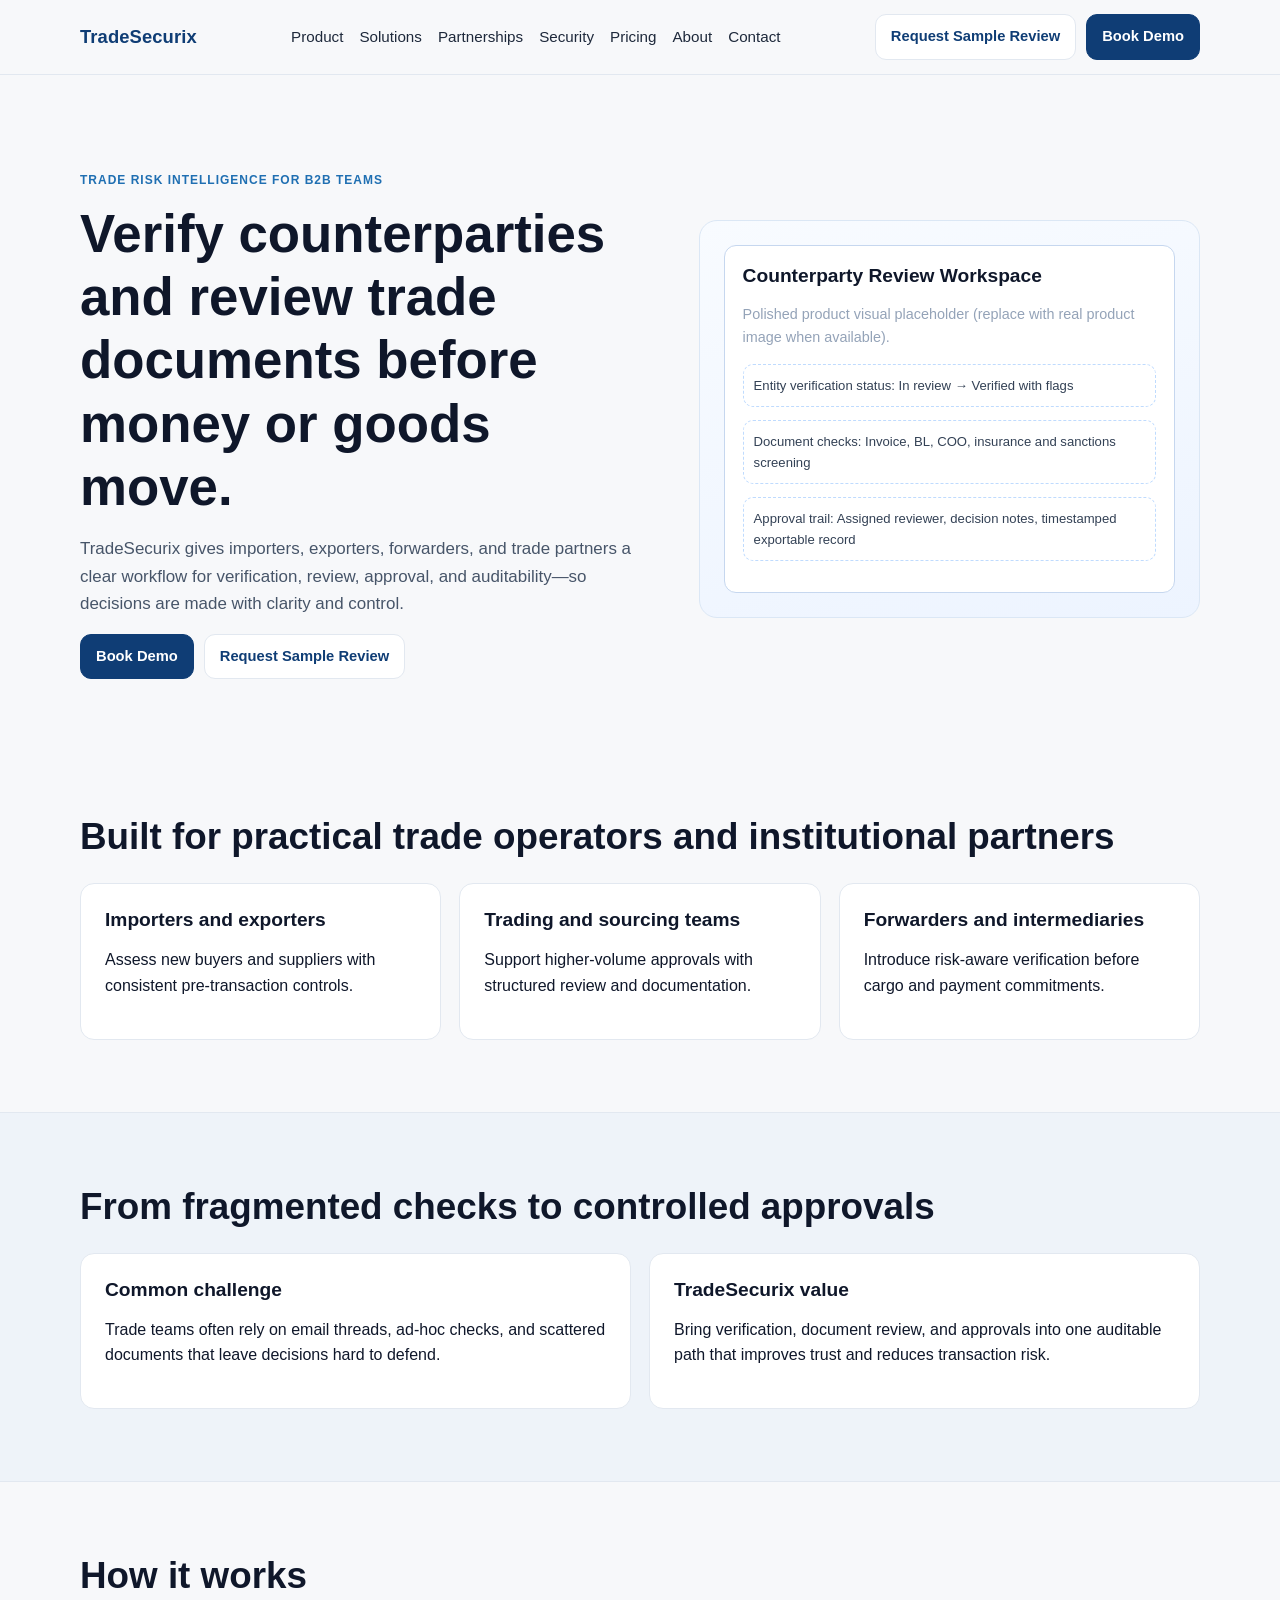
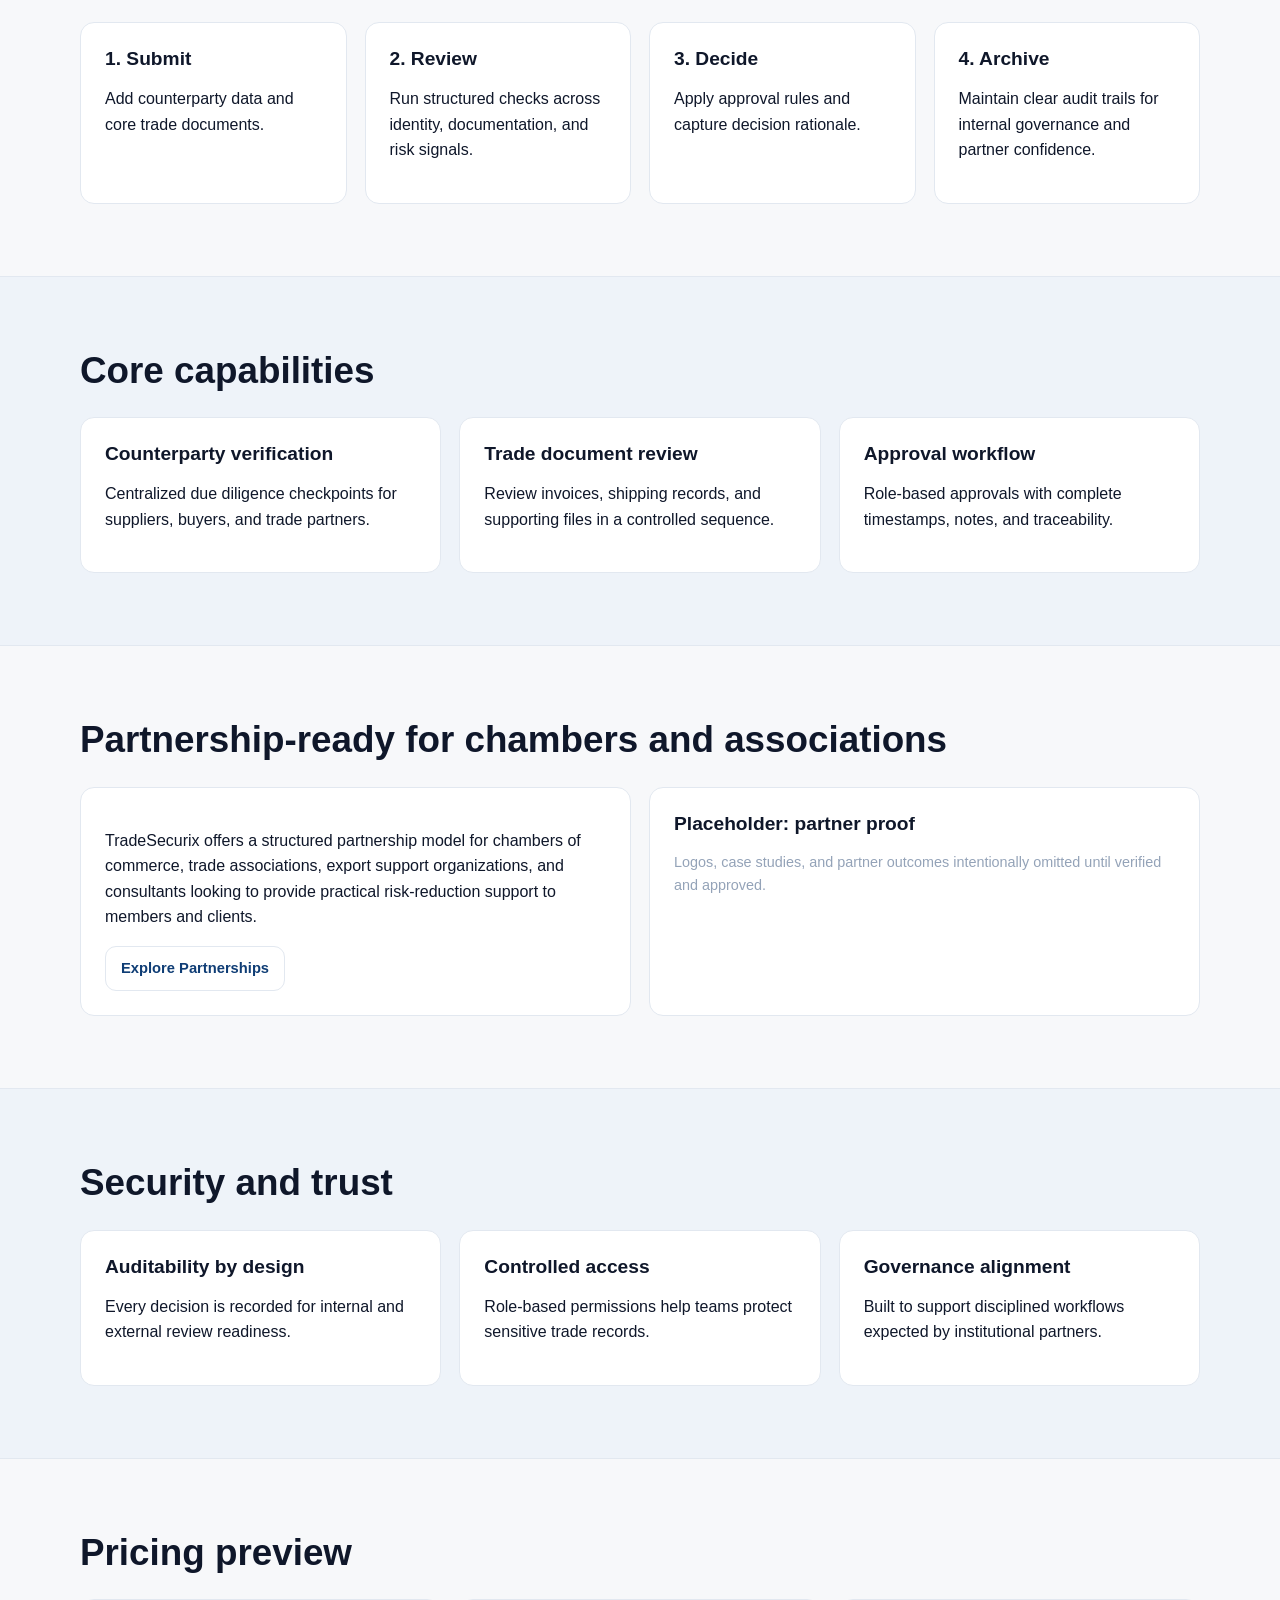
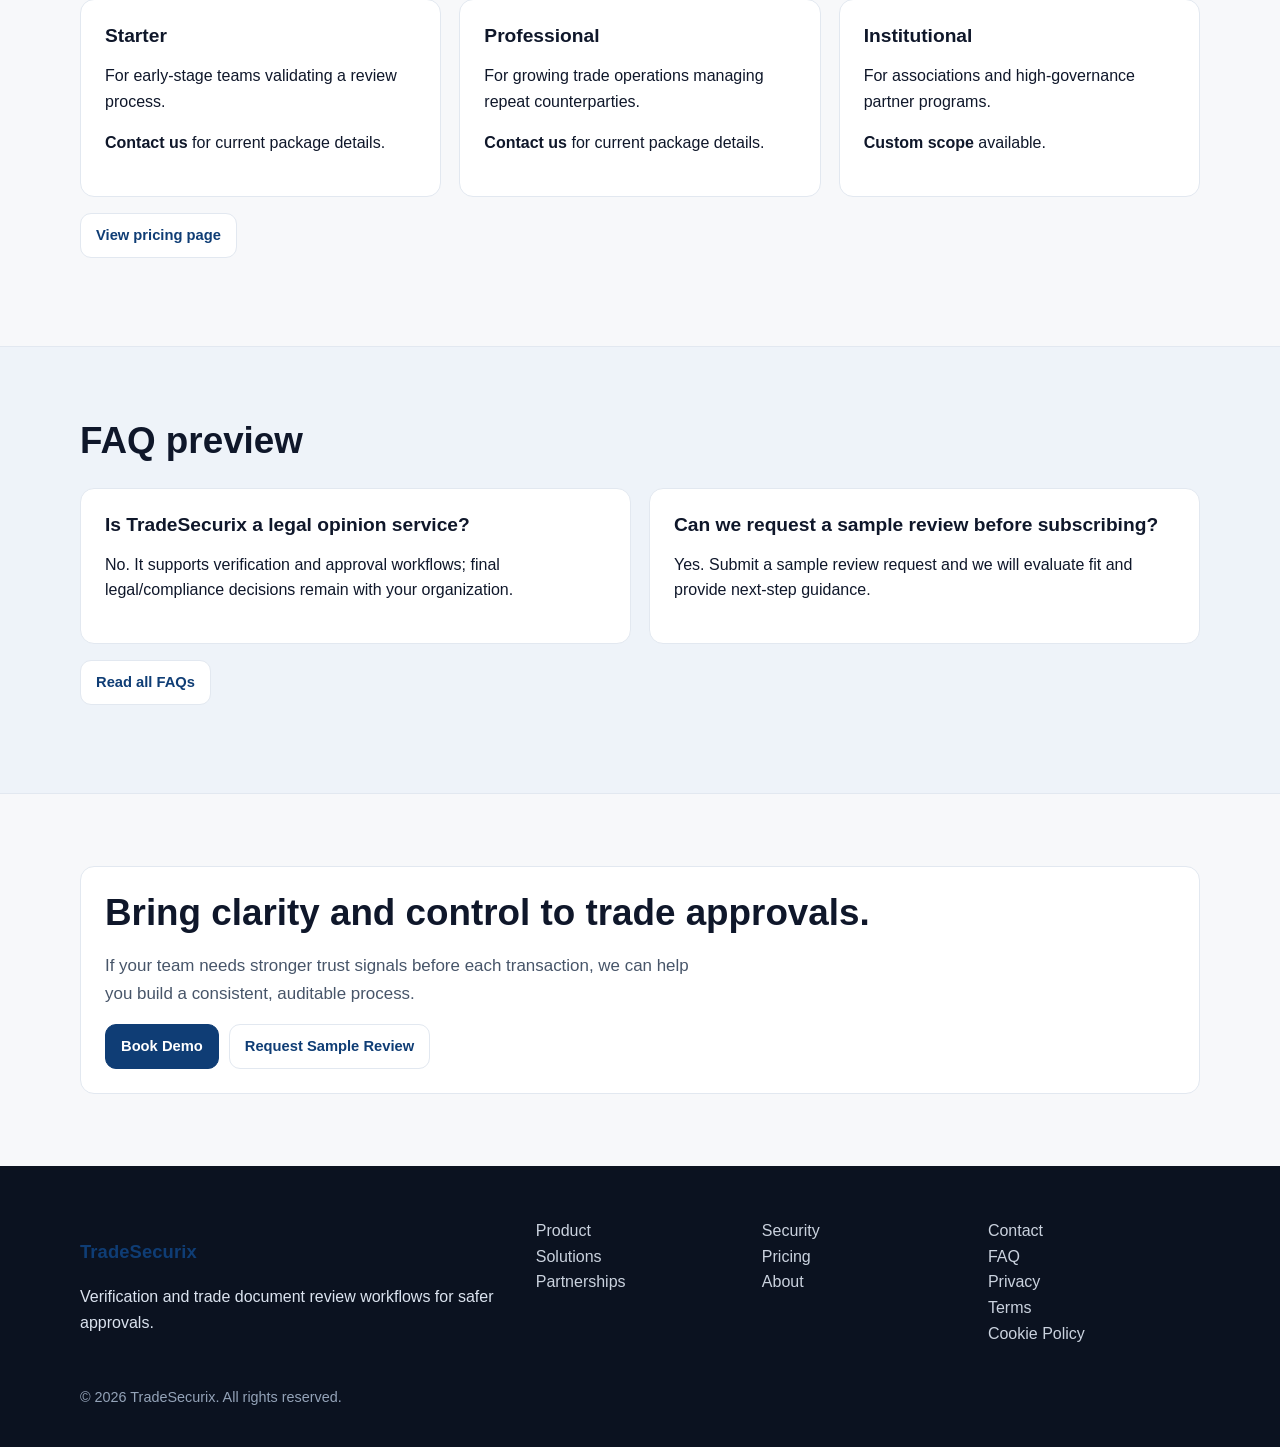
<file: index.html>
<!doctype html>
<html lang="en">
<head>
  <meta charset="utf-8" />
  <meta name="viewport" content="width=device-width, initial-scale=1" />
  <title>TradeSecurix | Verify Counterparties Before Trade Moves</title>
  <meta name="description" content="TradeSecurix helps importers, exporters, and logistics teams verify counterparties, review trade documents, and reduce transaction risk with auditable workflows." />
  <link rel="stylesheet" href="assets/styles.css" />
</head>
<body>
  <header class="site-header">
    <div class="container nav">
      <a class="brand" href="index.html">TradeSecurix</a>
      <nav class="nav-links">
        <a href="product.html">Product</a><a href="solutions.html">Solutions</a><a href="partnerships.html">Partnerships</a><a href="security.html">Security</a><a href="pricing.html">Pricing</a><a href="about.html">About</a><a href="contact.html">Contact</a>
      </nav>
      <div class="cta-group">
        <a class="btn secondary" href="contact.html#sample">Request Sample Review</a>
        <a class="btn primary" href="contact.html">Book Demo</a>
      </div>
    </div>
  </header>

  <main>
    <section class="hero">
      <div class="container hero-grid">
        <div>
          <p class="kicker">Trade Risk Intelligence for B2B Teams</p>
          <h1>Verify counterparties and review trade documents before money or goods move.</h1>
          <p class="lead">TradeSecurix gives importers, exporters, forwarders, and trade partners a clear workflow for verification, review, approval, and auditability—so decisions are made with clarity and control.</p>
          <div class="cta-group">
            <a class="btn primary" href="contact.html">Book Demo</a>
            <a class="btn secondary" href="contact.html#sample">Request Sample Review</a>
          </div>
        </div>
        <div class="visual">
          <div class="mock">
            <h3>Counterparty Review Workspace</h3>
            <p class="small">Polished product visual placeholder (replace with real product image when available).</p>
            <p class="metric">Entity verification status: In review → Verified with flags</p>
            <p class="metric">Document checks: Invoice, BL, COO, insurance and sanctions screening</p>
            <p class="metric">Approval trail: Assigned reviewer, decision notes, timestamped exportable record</p>
          </div>
        </div>
      </div>
    </section>

    <section>
      <div class="container">
        <div class="section-head"><h2>Built for practical trade operators and institutional partners</h2></div>
        <div class="grid-3">
          <article class="card"><h3>Importers and exporters</h3><p>Assess new buyers and suppliers with consistent pre-transaction controls.</p></article>
          <article class="card"><h3>Trading and sourcing teams</h3><p>Support higher-volume approvals with structured review and documentation.</p></article>
          <article class="card"><h3>Forwarders and intermediaries</h3><p>Introduce risk-aware verification before cargo and payment commitments.</p></article>
        </div>
      </div>
    </section>

    <section class="band">
      <div class="container">
        <div class="section-head"><h2>From fragmented checks to controlled approvals</h2></div>
        <div class="grid-2">
          <article class="card"><h3>Common challenge</h3><p>Trade teams often rely on email threads, ad-hoc checks, and scattered documents that leave decisions hard to defend.</p></article>
          <article class="card"><h3>TradeSecurix value</h3><p>Bring verification, document review, and approvals into one auditable path that improves trust and reduces transaction risk.</p></article>
        </div>
      </div>
    </section>

    <section>
      <div class="container">
        <div class="section-head"><h2>How it works</h2></div>
        <div class="grid-4">
          <article class="card"><h3>1. Submit</h3><p>Add counterparty data and core trade documents.</p></article>
          <article class="card"><h3>2. Review</h3><p>Run structured checks across identity, documentation, and risk signals.</p></article>
          <article class="card"><h3>3. Decide</h3><p>Apply approval rules and capture decision rationale.</p></article>
          <article class="card"><h3>4. Archive</h3><p>Maintain clear audit trails for internal governance and partner confidence.</p></article>
        </div>
      </div>
    </section>

    <section class="band">
      <div class="container">
        <div class="section-head"><h2>Core capabilities</h2></div>
        <div class="grid-3">
          <article class="card"><h3>Counterparty verification</h3><p>Centralized due diligence checkpoints for suppliers, buyers, and trade partners.</p></article>
          <article class="card"><h3>Trade document review</h3><p>Review invoices, shipping records, and supporting files in a controlled sequence.</p></article>
          <article class="card"><h3>Approval workflow</h3><p>Role-based approvals with complete timestamps, notes, and traceability.</p></article>
        </div>
      </div>
    </section>

    <section>
      <div class="container">
        <div class="section-head"><h2>Partnership-ready for chambers and associations</h2></div>
        <div class="grid-2">
          <article class="card"><p>TradeSecurix offers a structured partnership model for chambers of commerce, trade associations, export support organizations, and consultants looking to provide practical risk-reduction support to members and clients.</p><a class="btn secondary" href="partnerships.html">Explore Partnerships</a></article>
          <article class="card"><h3>Placeholder: partner proof</h3><p class="small">Logos, case studies, and partner outcomes intentionally omitted until verified and approved.</p></article>
        </div>
      </div>
    </section>

    <section class="band">
      <div class="container">
        <div class="section-head"><h2>Security and trust</h2></div>
        <div class="grid-3">
          <article class="card"><h3>Auditability by design</h3><p>Every decision is recorded for internal and external review readiness.</p></article>
          <article class="card"><h3>Controlled access</h3><p>Role-based permissions help teams protect sensitive trade records.</p></article>
          <article class="card"><h3>Governance alignment</h3><p>Built to support disciplined workflows expected by institutional partners.</p></article>
        </div>
      </div>
    </section>

    <section>
      <div class="container">
        <div class="section-head"><h2>Pricing preview</h2></div>
        <div class="grid-3">
          <article class="card"><h3>Starter</h3><p>For early-stage teams validating a review process.</p><p><strong>Contact us</strong> for current package details.</p></article>
          <article class="card"><h3>Professional</h3><p>For growing trade operations managing repeat counterparties.</p><p><strong>Contact us</strong> for current package details.</p></article>
          <article class="card"><h3>Institutional</h3><p>For associations and high-governance partner programs.</p><p><strong>Custom scope</strong> available.</p></article>
        </div>
        <p><a class="btn secondary" href="pricing.html">View pricing page</a></p>
      </div>
    </section>

    <section class="band">
      <div class="container">
        <div class="section-head"><h2>FAQ preview</h2></div>
        <div class="grid-2">
          <article class="card"><h3>Is TradeSecurix a legal opinion service?</h3><p>No. It supports verification and approval workflows; final legal/compliance decisions remain with your organization.</p></article>
          <article class="card"><h3>Can we request a sample review before subscribing?</h3><p>Yes. Submit a sample review request and we will evaluate fit and provide next-step guidance.</p></article>
        </div>
        <p><a class="btn secondary" href="faq.html">Read all FAQs</a></p>
      </div>
    </section>

    <section>
      <div class="container card">
        <h2>Bring clarity and control to trade approvals.</h2>
        <p class="lead">If your team needs stronger trust signals before each transaction, we can help you build a consistent, auditable process.</p>
        <div class="cta-group">
          <a class="btn primary" href="contact.html">Book Demo</a>
          <a class="btn secondary" href="contact.html#sample">Request Sample Review</a>
        </div>
      </div>
    </section>
  </main>

  <footer>
    <div class="container">
      <div class="footer-grid">
        <div>
          <p class="brand">TradeSecurix</p>
          <p>Verification and trade document review workflows for safer approvals.</p>
        </div>
        <div class="footer-links">
          <div><a href="product.html">Product</a><br/><a href="solutions.html">Solutions</a><br/><a href="partnerships.html">Partnerships</a></div>
          <div><a href="security.html">Security</a><br/><a href="pricing.html">Pricing</a><br/><a href="about.html">About</a></div>
          <div><a href="contact.html">Contact</a><br/><a href="faq.html">FAQ</a><br/><a href="privacy.html">Privacy</a><br/><a href="terms.html">Terms</a><br/><a href="cookies.html">Cookie Policy</a></div>
        </div>
      </div>
      <p class="small">© <span data-year></span> TradeSecurix. All rights reserved.</p>
    </div>
  </footer>
  <script src="assets/main.js"></script>
</body>
</html>
</file>
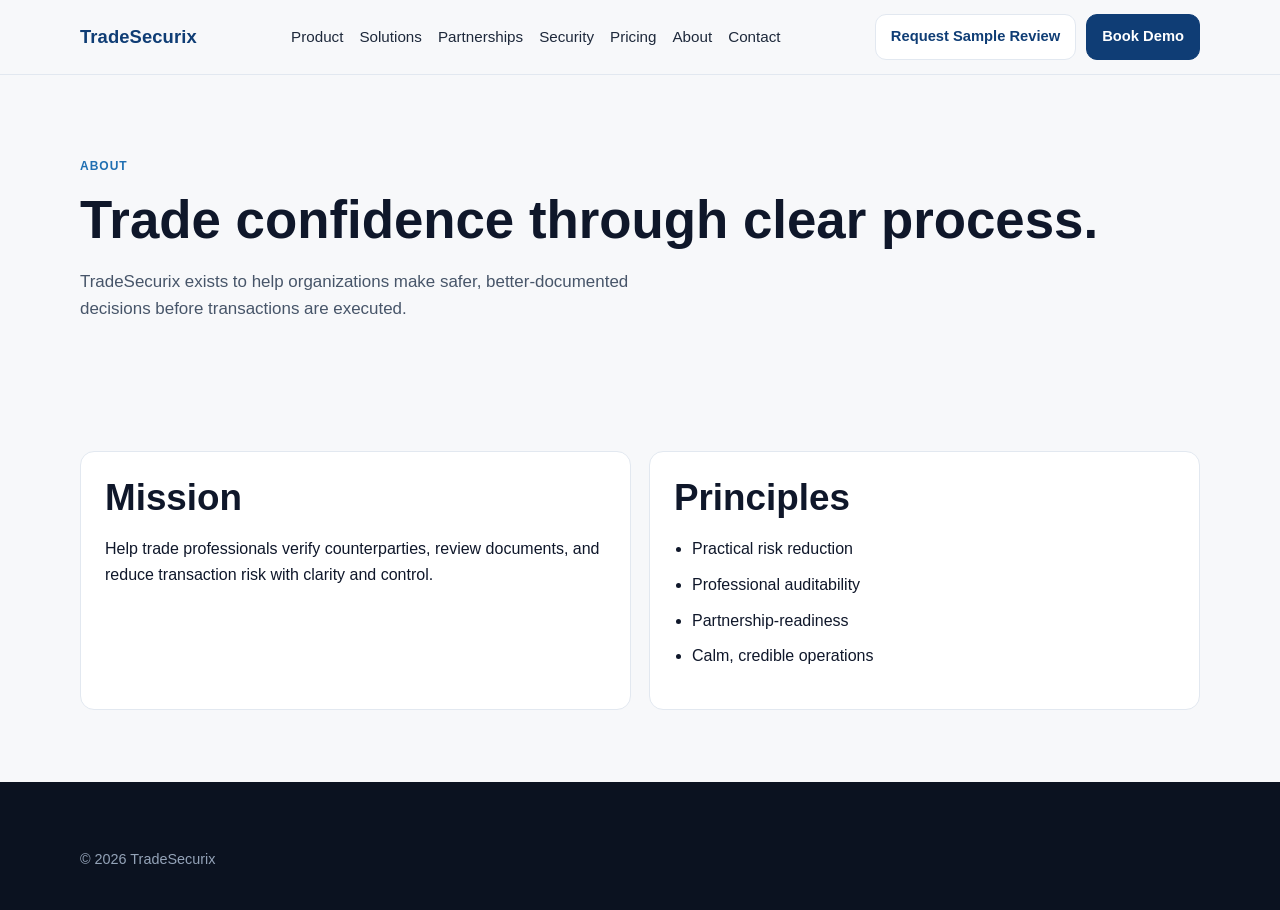
<file: about.html>
<!doctype html><html lang='en'><head><meta charset='utf-8'/><meta name='viewport' content='width=device-width, initial-scale=1'/><title>About | TradeSecurix</title><meta name='description' content='About TradeSecurix mission, approach, and values.'/><link rel='stylesheet' href='assets/styles.css'/></head><body><header class='site-header'><div class='container nav'><a class='brand' href='index.html'>TradeSecurix</a><nav class='nav-links'><a href='product.html'>Product</a><a href='solutions.html'>Solutions</a><a href='partnerships.html'>Partnerships</a><a href='security.html'>Security</a><a href='pricing.html'>Pricing</a><a href='about.html'>About</a><a href='contact.html'>Contact</a></nav><div class='cta-group'><a class='btn secondary' href='contact.html#sample'>Request Sample Review</a><a class='btn primary' href='contact.html'>Book Demo</a></div></div></header>
<main><section class='page-hero'><div class='container'><p class='kicker'>About</p><h1>Trade confidence through clear process.</h1><p class='lead'>TradeSecurix exists to help organizations make safer, better-documented decisions before transactions are executed.</p></div></section><section><div class='container grid-2'><article class='card'><h2>Mission</h2><p>Help trade professionals verify counterparties, review documents, and reduce transaction risk with clarity and control.</p></article><article class='card'><h2>Principles</h2><ul class='checklist'><li>Practical risk reduction</li><li>Professional auditability</li><li>Partnership-readiness</li><li>Calm, credible operations</li></ul></article></div></section></main><footer><div class='container'><p class='small'>© <span data-year></span> TradeSecurix</p></div></footer><script src='assets/main.js'></script></body></html>
</file>
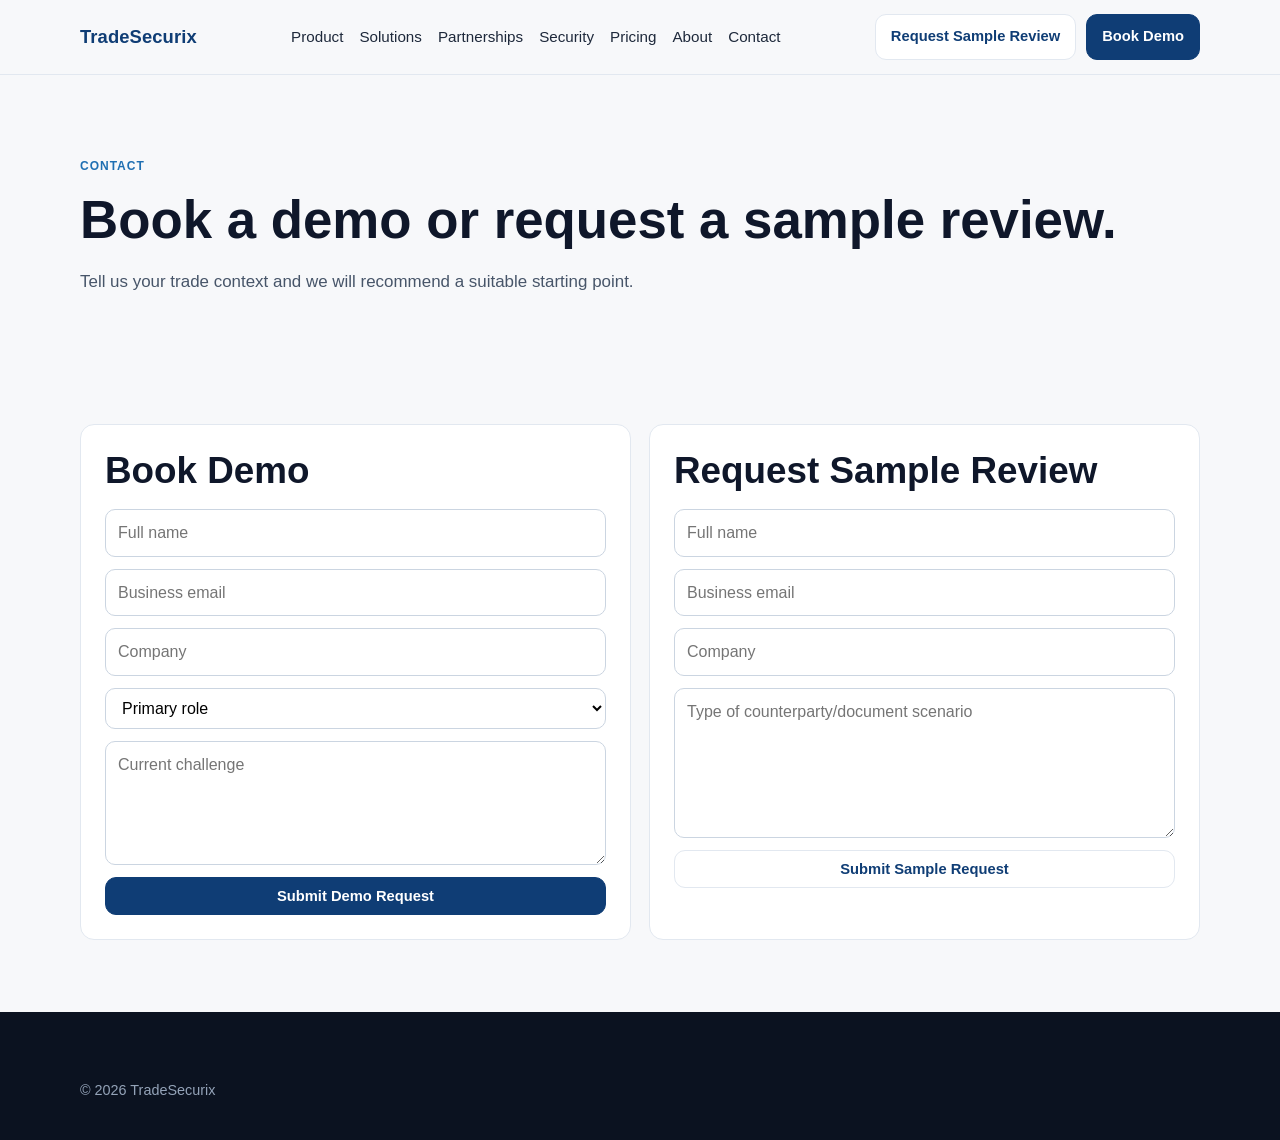
<file: contact.html>
<!doctype html><html lang='en'><head><meta charset='utf-8'/><meta name='viewport' content='width=device-width, initial-scale=1'/><title>Contact | TradeSecurix</title><meta name='description' content='Book a TradeSecurix demo or request a sample review.'/><link rel='stylesheet' href='assets/styles.css'/></head><body><header class='site-header'><div class='container nav'><a class='brand' href='index.html'>TradeSecurix</a><nav class='nav-links'><a href='product.html'>Product</a><a href='solutions.html'>Solutions</a><a href='partnerships.html'>Partnerships</a><a href='security.html'>Security</a><a href='pricing.html'>Pricing</a><a href='about.html'>About</a><a href='contact.html'>Contact</a></nav><div class='cta-group'><a class='btn secondary' href='#sample'>Request Sample Review</a><a class='btn primary' href='#demo'>Book Demo</a></div></div></header>
<main><section class='page-hero'><div class='container'><p class='kicker'>Contact</p><h1>Book a demo or request a sample review.</h1><p class='lead'>Tell us your trade context and we will recommend a suitable starting point.</p></div></section>
<section><div class='container grid-2'><article class='card' id='demo'><h2>Book Demo</h2><form class='form' action='thank-you.html'><input required placeholder='Full name'/><input required type='email' placeholder='Business email'/><input placeholder='Company'/><select><option>Primary role</option><option>Importer/Exporter</option><option>Trading company</option><option>Freight forwarder</option><option>Consultant</option><option>Association/Chamber</option></select><textarea rows='4' placeholder='Current challenge'></textarea><button class='btn primary' type='submit'>Submit Demo Request</button></form></article><article class='card' id='sample'><h2>Request Sample Review</h2><form class='form' action='thank-you.html'><input required placeholder='Full name'/><input required type='email' placeholder='Business email'/><input placeholder='Company'/><textarea rows='5' placeholder='Type of counterparty/document scenario'></textarea><button class='btn secondary' type='submit'>Submit Sample Request</button></form></article></div></section></main>
<footer><div class='container'><p class='small'>© <span data-year></span> TradeSecurix</p></div></footer><script src='assets/main.js'></script></body></html>
</file>
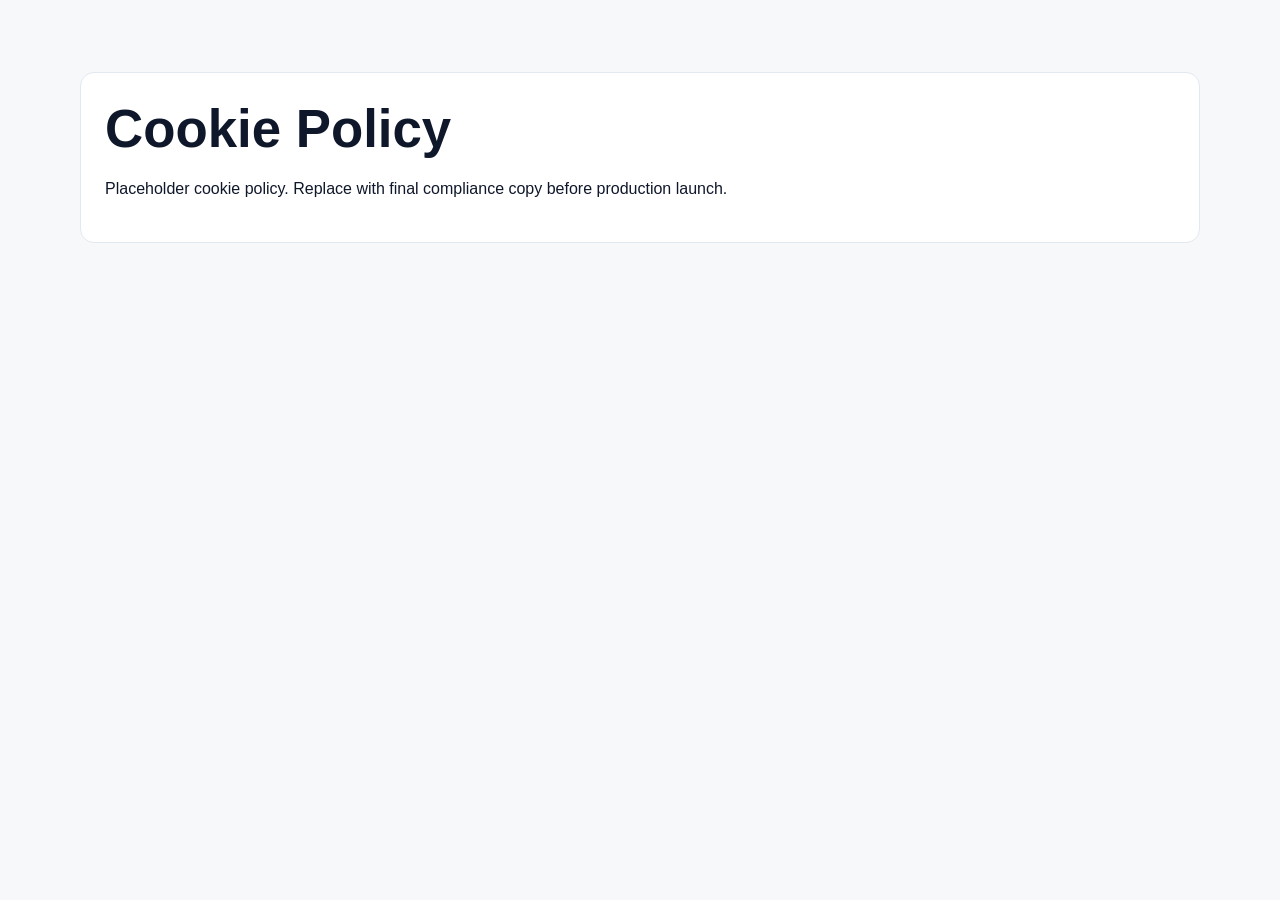
<file: cookies.html>
<!doctype html><html><head><meta charset='utf-8'/><meta name='viewport' content='width=device-width,initial-scale=1'/><title>Cookie Policy | TradeSecurix</title><link rel='stylesheet' href='assets/styles.css'/></head><body><main><section><div class='container card'><h1>Cookie Policy</h1><p>Placeholder cookie policy. Replace with final compliance copy before production launch.</p></div></section></main></body></html>
</file>
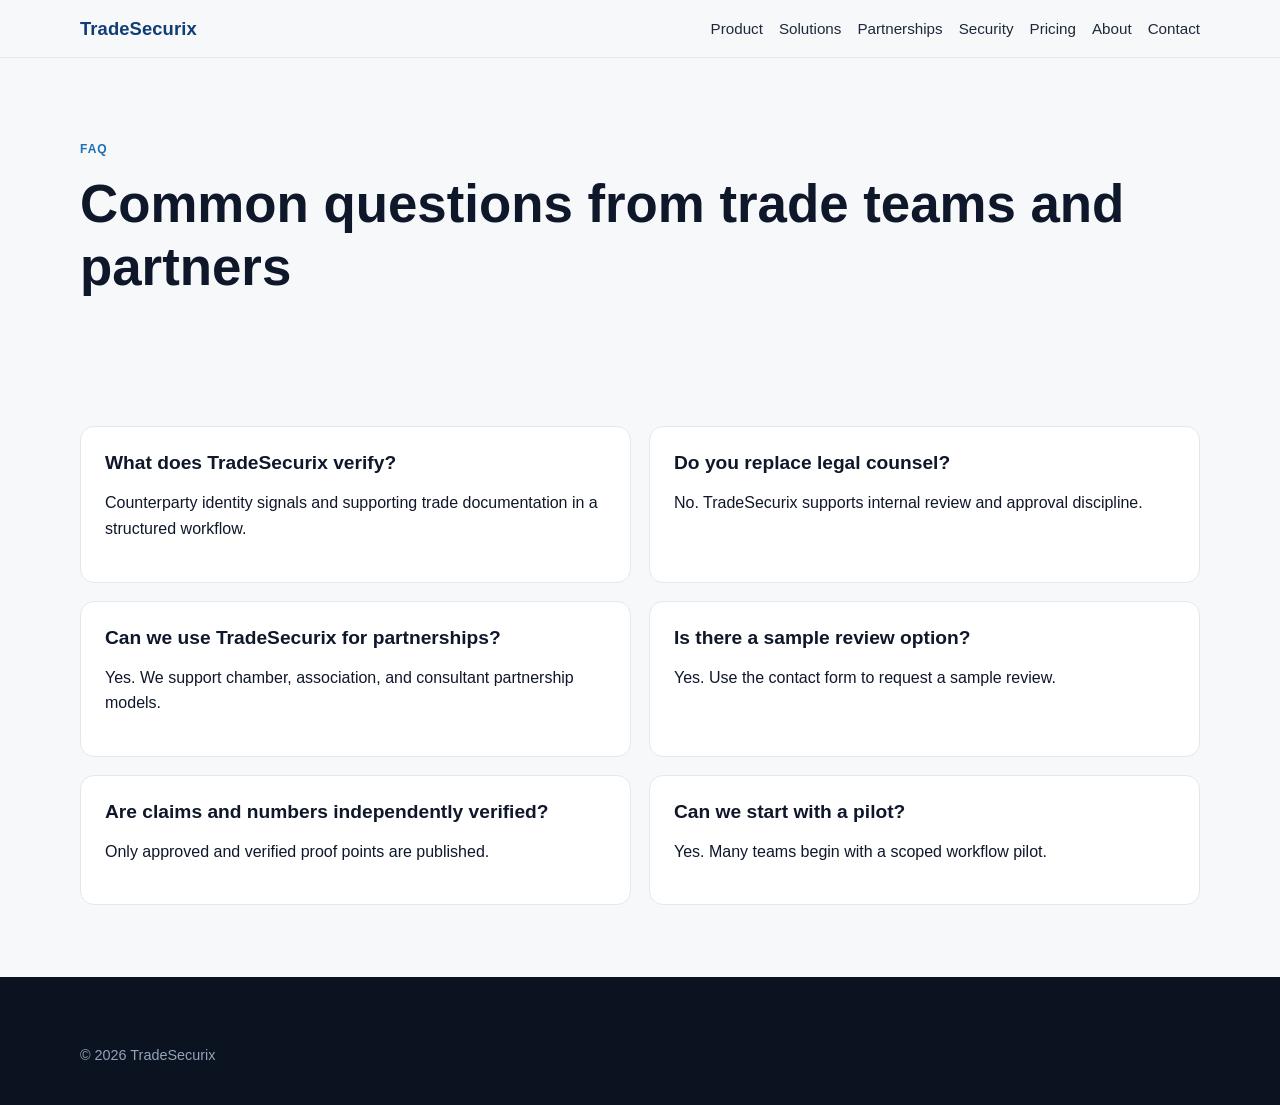
<file: faq.html>
<!doctype html><html lang='en'><head><meta charset='utf-8'/><meta name='viewport' content='width=device-width, initial-scale=1'/><title>FAQ | TradeSecurix</title><meta name='description' content='Frequently asked questions about TradeSecurix.'/><link rel='stylesheet' href='assets/styles.css'/></head><body><header class='site-header'><div class='container nav'><a class='brand' href='index.html'>TradeSecurix</a><nav class='nav-links'><a href='product.html'>Product</a><a href='solutions.html'>Solutions</a><a href='partnerships.html'>Partnerships</a><a href='security.html'>Security</a><a href='pricing.html'>Pricing</a><a href='about.html'>About</a><a href='contact.html'>Contact</a></nav></div></header>
<main><section class='page-hero'><div class='container'><p class='kicker'>FAQ</p><h1>Common questions from trade teams and partners</h1></div></section><section><div class='container grid-2'><article class='card'><h3>What does TradeSecurix verify?</h3><p>Counterparty identity signals and supporting trade documentation in a structured workflow.</p></article><article class='card'><h3>Do you replace legal counsel?</h3><p>No. TradeSecurix supports internal review and approval discipline.</p></article><article class='card'><h3>Can we use TradeSecurix for partnerships?</h3><p>Yes. We support chamber, association, and consultant partnership models.</p></article><article class='card'><h3>Is there a sample review option?</h3><p>Yes. Use the contact form to request a sample review.</p></article><article class='card'><h3>Are claims and numbers independently verified?</h3><p>Only approved and verified proof points are published.</p></article><article class='card'><h3>Can we start with a pilot?</h3><p>Yes. Many teams begin with a scoped workflow pilot.</p></article></div></section></main>
<footer><div class='container'><p class='small'>© <span data-year></span> TradeSecurix</p></div></footer><script src='assets/main.js'></script></body></html>
</file>
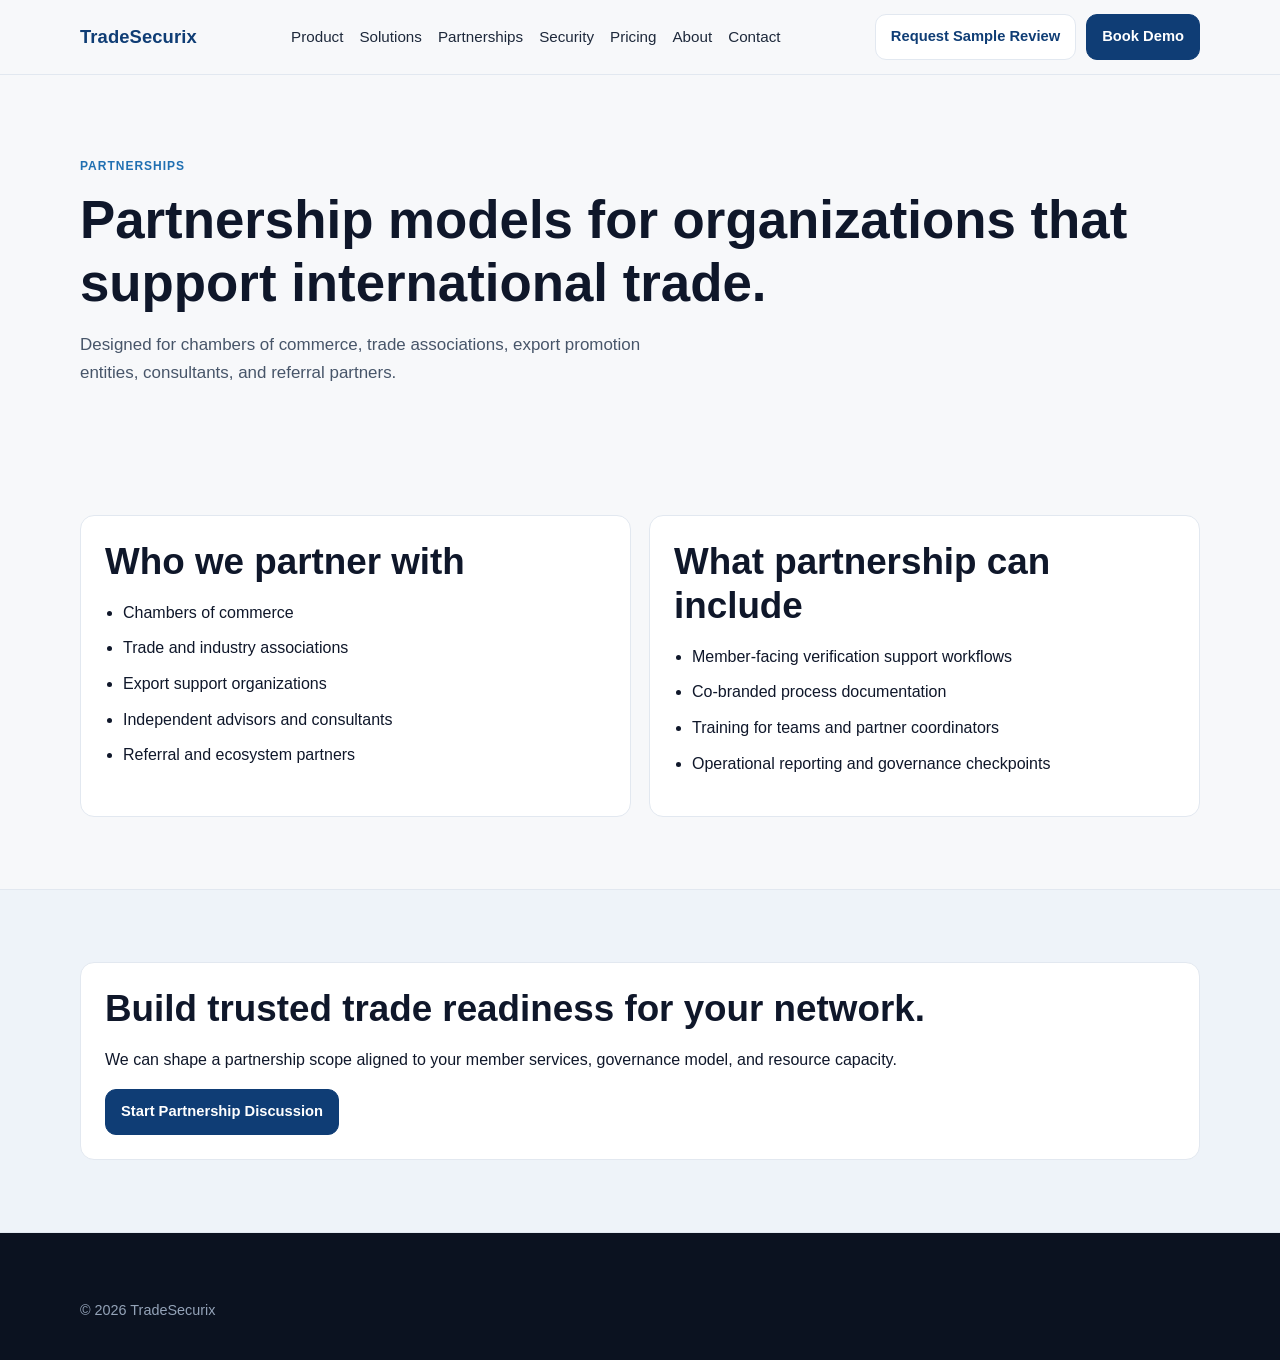
<file: partnerships.html>
<!doctype html><html lang='en'><head><meta charset='utf-8'/><meta name='viewport' content='width=device-width, initial-scale=1'/><title>Partnerships | TradeSecurix</title><meta name='description' content='Partnership programs for chambers, associations, consultants, and referral partners.'/><link rel='stylesheet' href='assets/styles.css'/></head><body>
<header class='site-header'><div class='container nav'><a class='brand' href='index.html'>TradeSecurix</a><nav class='nav-links'><a href='product.html'>Product</a><a href='solutions.html'>Solutions</a><a href='partnerships.html'>Partnerships</a><a href='security.html'>Security</a><a href='pricing.html'>Pricing</a><a href='about.html'>About</a><a href='contact.html'>Contact</a></nav><div class='cta-group'><a class='btn secondary' href='contact.html#sample'>Request Sample Review</a><a class='btn primary' href='contact.html'>Book Demo</a></div></div></header>
<main><section class='page-hero'><div class='container'><p class='kicker'>Partnerships</p><h1>Partnership models for organizations that support international trade.</h1><p class='lead'>Designed for chambers of commerce, trade associations, export promotion entities, consultants, and referral partners.</p></div></section>
<section><div class='container grid-2'><article class='card'><h2>Who we partner with</h2><ul class='checklist'><li>Chambers of commerce</li><li>Trade and industry associations</li><li>Export support organizations</li><li>Independent advisors and consultants</li><li>Referral and ecosystem partners</li></ul></article><article class='card'><h2>What partnership can include</h2><ul class='checklist'><li>Member-facing verification support workflows</li><li>Co-branded process documentation</li><li>Training for teams and partner coordinators</li><li>Operational reporting and governance checkpoints</li></ul></article></div></section>
<section class='band'><div class='container card'><h2>Build trusted trade readiness for your network.</h2><p>We can shape a partnership scope aligned to your member services, governance model, and resource capacity.</p><a class='btn primary' href='contact.html'>Start Partnership Discussion</a></div></section></main>
<footer><div class='container'><p class='small'>© <span data-year></span> TradeSecurix</p></div></footer><script src='assets/main.js'></script></body></html>
</file>
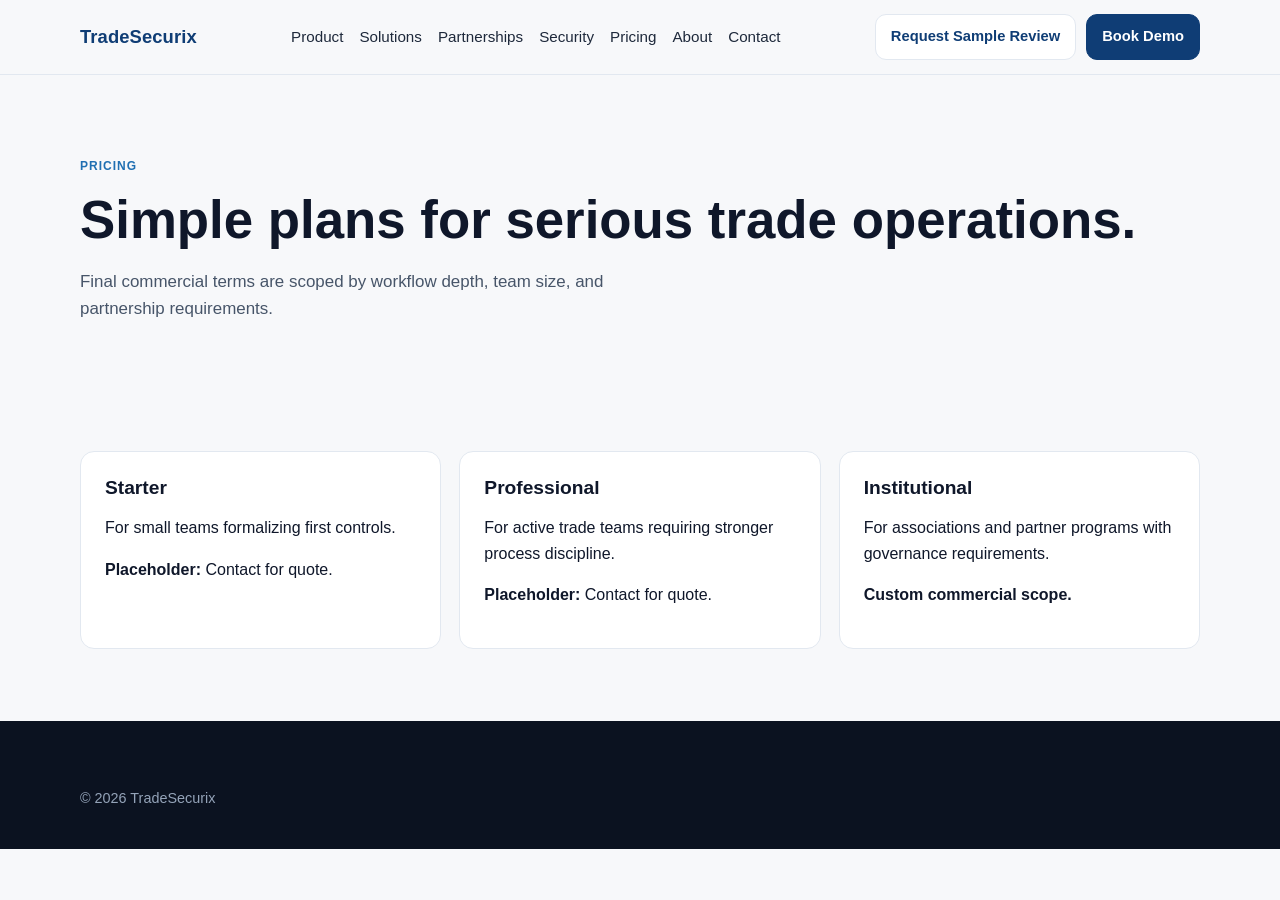
<file: pricing.html>
<!doctype html><html lang='en'><head><meta charset='utf-8'/><meta name='viewport' content='width=device-width, initial-scale=1'/><title>Pricing | TradeSecurix</title><meta name='description' content='Pricing options for TradeSecurix B2B verification workflows.'/><link rel='stylesheet' href='assets/styles.css'/></head><body><header class='site-header'><div class='container nav'><a class='brand' href='index.html'>TradeSecurix</a><nav class='nav-links'><a href='product.html'>Product</a><a href='solutions.html'>Solutions</a><a href='partnerships.html'>Partnerships</a><a href='security.html'>Security</a><a href='pricing.html'>Pricing</a><a href='about.html'>About</a><a href='contact.html'>Contact</a></nav><div class='cta-group'><a class='btn secondary' href='contact.html#sample'>Request Sample Review</a><a class='btn primary' href='contact.html'>Book Demo</a></div></div></header>
<main><section class='page-hero'><div class='container'><p class='kicker'>Pricing</p><h1>Simple plans for serious trade operations.</h1><p class='lead'>Final commercial terms are scoped by workflow depth, team size, and partnership requirements.</p></div></section><section><div class='container grid-3'><article class='card'><h3>Starter</h3><p>For small teams formalizing first controls.</p><p><strong>Placeholder:</strong> Contact for quote.</p></article><article class='card'><h3>Professional</h3><p>For active trade teams requiring stronger process discipline.</p><p><strong>Placeholder:</strong> Contact for quote.</p></article><article class='card'><h3>Institutional</h3><p>For associations and partner programs with governance requirements.</p><p><strong>Custom commercial scope.</strong></p></article></div></section></main><footer><div class='container'><p class='small'>© <span data-year></span> TradeSecurix</p></div></footer><script src='assets/main.js'></script></body></html>
</file>
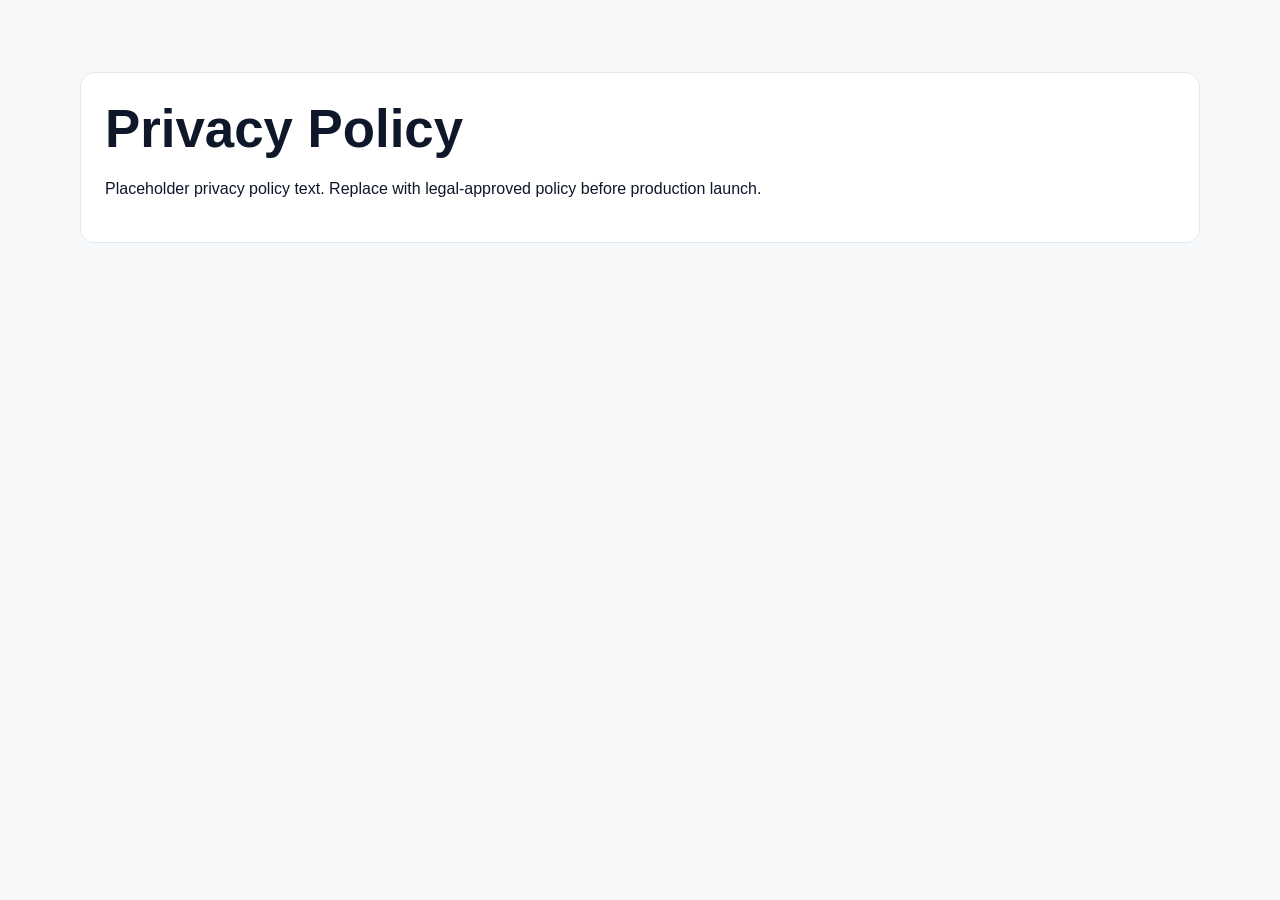
<file: privacy.html>
<!doctype html><html><head><meta charset='utf-8'/><meta name='viewport' content='width=device-width,initial-scale=1'/><title>Privacy Policy | TradeSecurix</title><link rel='stylesheet' href='assets/styles.css'/></head><body><main><section><div class='container card'><h1>Privacy Policy</h1><p>Placeholder privacy policy text. Replace with legal-approved policy before production launch.</p></div></section></main></body></html>
</file>
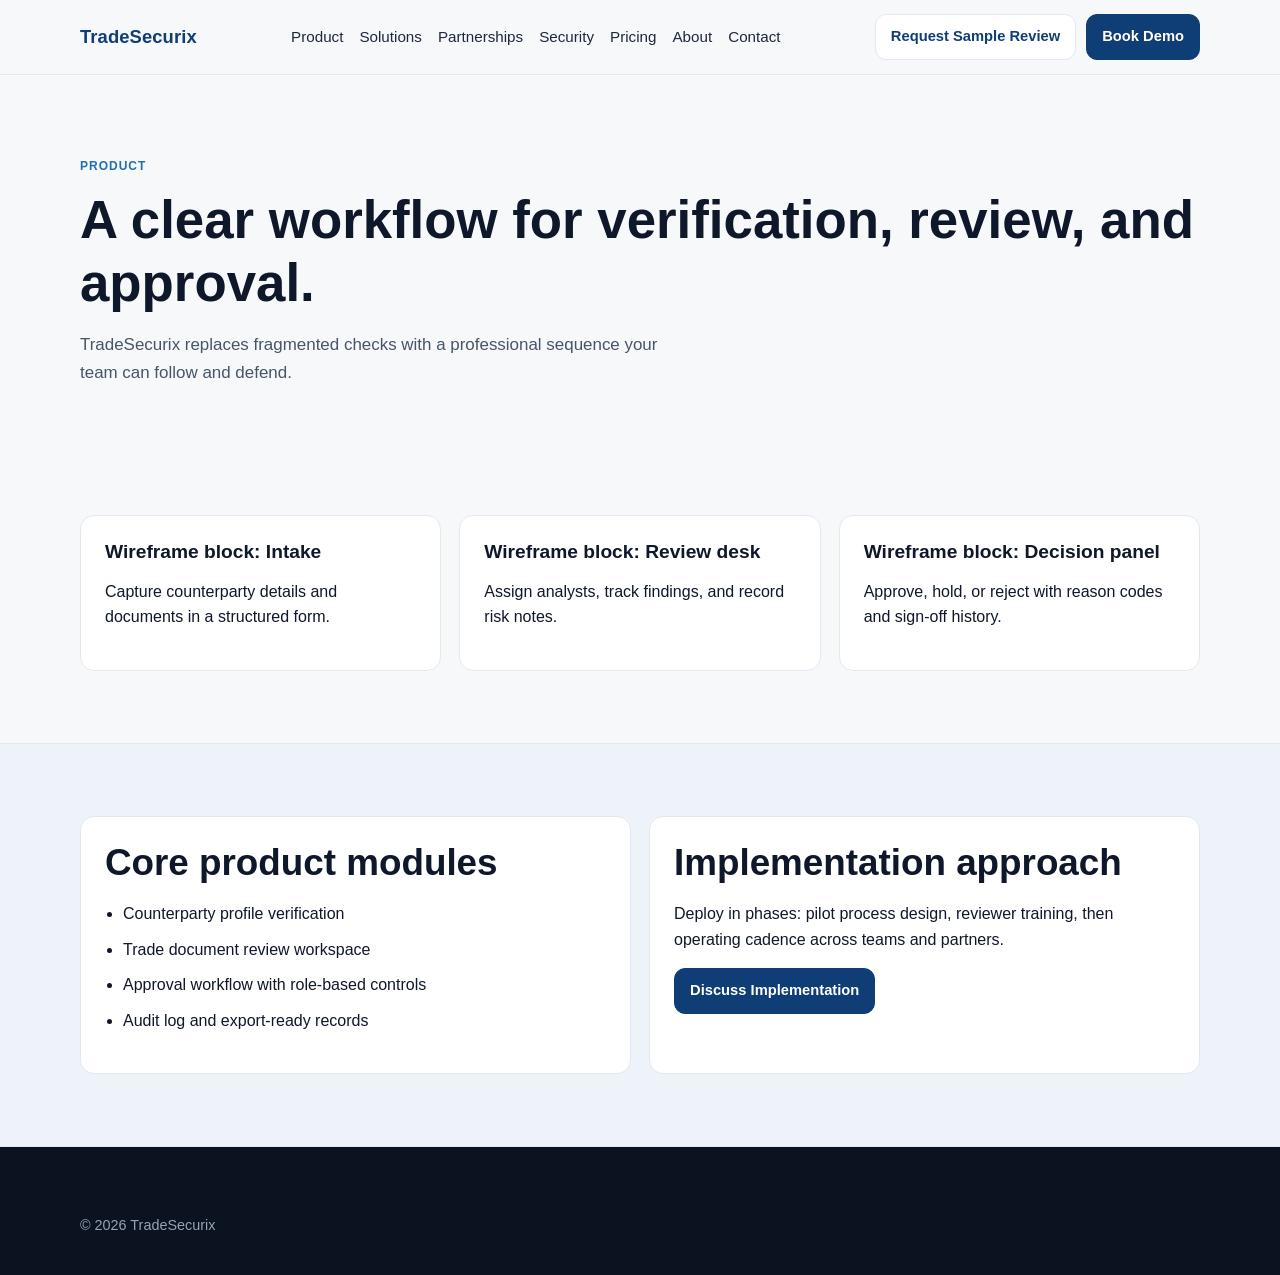
<file: product.html>
<!doctype html><html lang='en'><head><meta charset='utf-8'/><meta name='viewport' content='width=device-width, initial-scale=1'/><title>Product | TradeSecurix</title><meta name='description' content='Explore the TradeSecurix product for counterparty verification, trade document review, and auditable approvals.'/><link rel='stylesheet' href='assets/styles.css'/></head><body>
<header class='site-header'><div class='container nav'><a class='brand' href='index.html'>TradeSecurix</a><nav class='nav-links'><a href='product.html'>Product</a><a href='solutions.html'>Solutions</a><a href='partnerships.html'>Partnerships</a><a href='security.html'>Security</a><a href='pricing.html'>Pricing</a><a href='about.html'>About</a><a href='contact.html'>Contact</a></nav><div class='cta-group'><a class='btn secondary' href='contact.html#sample'>Request Sample Review</a><a class='btn primary' href='contact.html'>Book Demo</a></div></div></header>
<main><section class='page-hero'><div class='container'><p class='kicker'>Product</p><h1>A clear workflow for verification, review, and approval.</h1><p class='lead'>TradeSecurix replaces fragmented checks with a professional sequence your team can follow and defend.</p></div></section>
<section><div class='container grid-3'><article class='card'><h3>Wireframe block: Intake</h3><p>Capture counterparty details and documents in a structured form.</p></article><article class='card'><h3>Wireframe block: Review desk</h3><p>Assign analysts, track findings, and record risk notes.</p></article><article class='card'><h3>Wireframe block: Decision panel</h3><p>Approve, hold, or reject with reason codes and sign-off history.</p></article></div></section>
<section class='band'><div class='container grid-2'><article class='card'><h2>Core product modules</h2><ul class='checklist'><li>Counterparty profile verification</li><li>Trade document review workspace</li><li>Approval workflow with role-based controls</li><li>Audit log and export-ready records</li></ul></article><article class='card'><h2>Implementation approach</h2><p>Deploy in phases: pilot process design, reviewer training, then operating cadence across teams and partners.</p><a class='btn primary' href='contact.html'>Discuss Implementation</a></article></div></section></main>
<footer><div class='container'><p class='small'>© <span data-year></span> TradeSecurix</p></div></footer><script src='assets/main.js'></script></body></html>
</file>
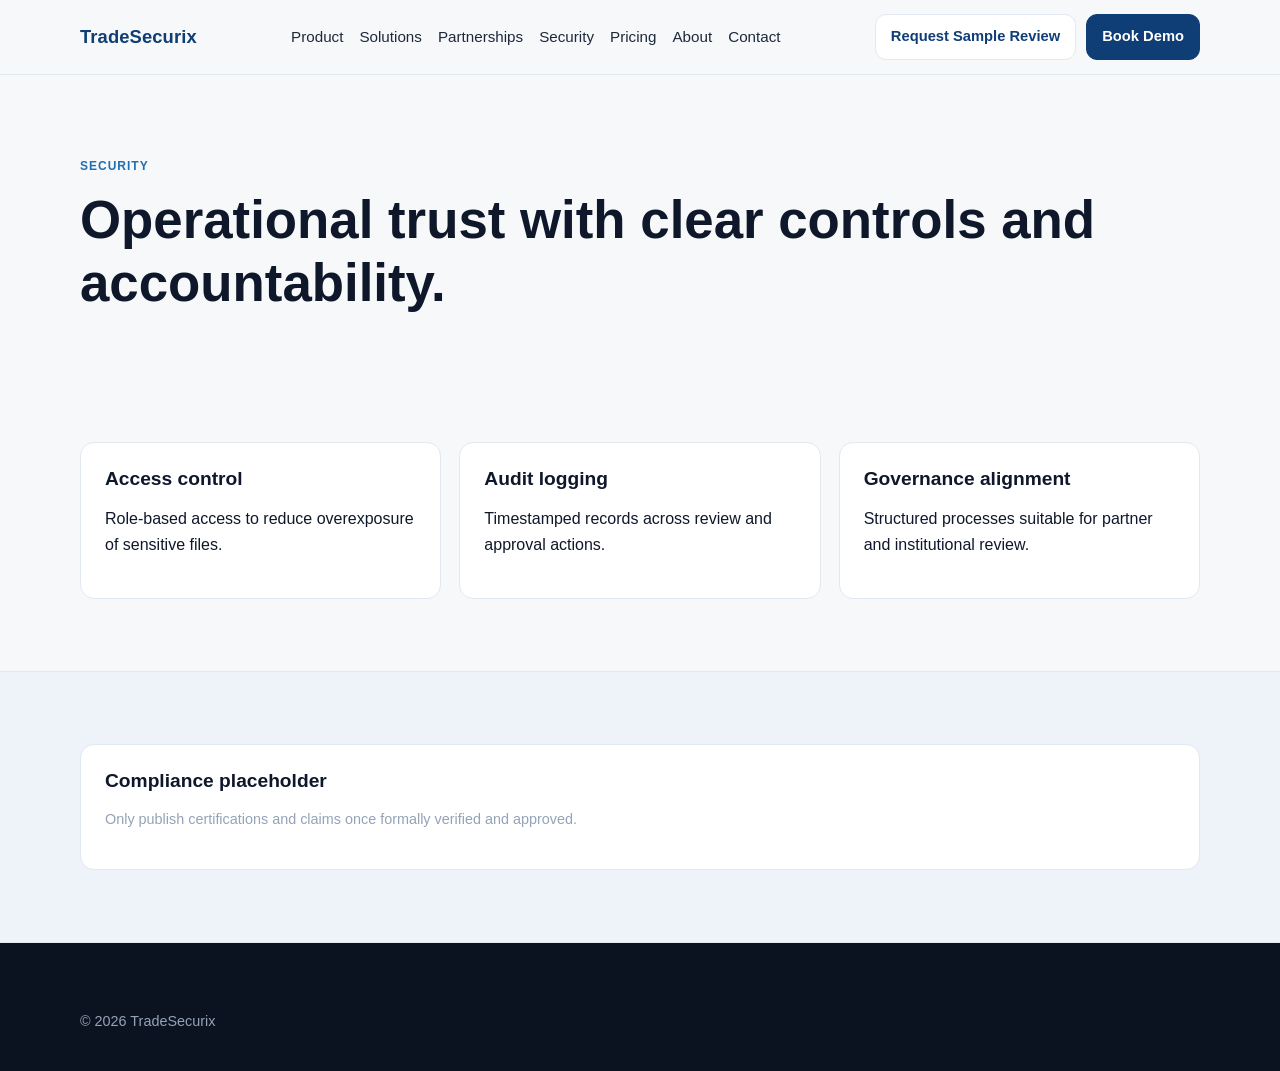
<file: security.html>
<!doctype html><html lang='en'><head><meta charset='utf-8'/><meta name='viewport' content='width=device-width, initial-scale=1'/><title>Security | TradeSecurix</title><meta name='description' content='Security and trust posture for TradeSecurix workflows.'/><link rel='stylesheet' href='assets/styles.css'/></head><body><header class='site-header'><div class='container nav'><a class='brand' href='index.html'>TradeSecurix</a><nav class='nav-links'><a href='product.html'>Product</a><a href='solutions.html'>Solutions</a><a href='partnerships.html'>Partnerships</a><a href='security.html'>Security</a><a href='pricing.html'>Pricing</a><a href='about.html'>About</a><a href='contact.html'>Contact</a></nav><div class='cta-group'><a class='btn secondary' href='contact.html#sample'>Request Sample Review</a><a class='btn primary' href='contact.html'>Book Demo</a></div></div></header>
<main><section class='page-hero'><div class='container'><p class='kicker'>Security</p><h1>Operational trust with clear controls and accountability.</h1></div></section><section><div class='container grid-3'><article class='card'><h3>Access control</h3><p>Role-based access to reduce overexposure of sensitive files.</p></article><article class='card'><h3>Audit logging</h3><p>Timestamped records across review and approval actions.</p></article><article class='card'><h3>Governance alignment</h3><p>Structured processes suitable for partner and institutional review.</p></article></div></section><section class='band'><div class='container card'><h3>Compliance placeholder</h3><p class='small'>Only publish certifications and claims once formally verified and approved.</p></div></section></main><footer><div class='container'><p class='small'>© <span data-year></span> TradeSecurix</p></div></footer><script src='assets/main.js'></script></body></html>
</file>
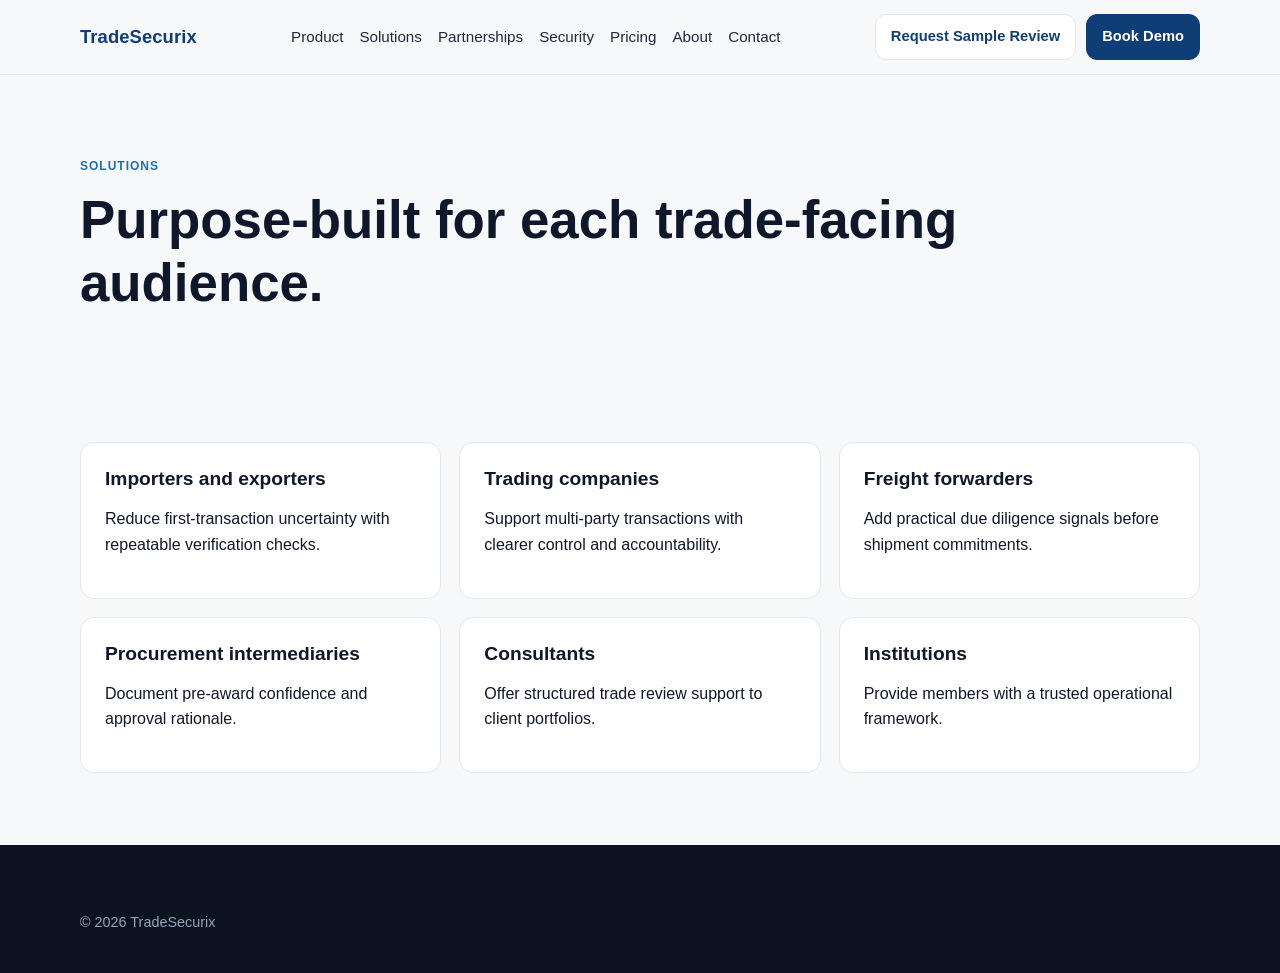
<file: solutions.html>
<!doctype html><html lang='en'><head><meta charset='utf-8'/><meta name='viewport' content='width=device-width, initial-scale=1'/><title>Solutions | TradeSecurix</title><meta name='description' content='TradeSecurix solutions for importers, exporters, trading companies, forwarders, and consultants.'/><link rel='stylesheet' href='assets/styles.css'/></head><body>
<header class='site-header'><div class='container nav'><a class='brand' href='index.html'>TradeSecurix</a><nav class='nav-links'><a href='product.html'>Product</a><a href='solutions.html'>Solutions</a><a href='partnerships.html'>Partnerships</a><a href='security.html'>Security</a><a href='pricing.html'>Pricing</a><a href='about.html'>About</a><a href='contact.html'>Contact</a></nav><div class='cta-group'><a class='btn secondary' href='contact.html#sample'>Request Sample Review</a><a class='btn primary' href='contact.html'>Book Demo</a></div></div></header>
<main><section class='page-hero'><div class='container'><p class='kicker'>Solutions</p><h1>Purpose-built for each trade-facing audience.</h1></div></section><section><div class='container grid-3'><article class='card'><h3>Importers and exporters</h3><p>Reduce first-transaction uncertainty with repeatable verification checks.</p></article><article class='card'><h3>Trading companies</h3><p>Support multi-party transactions with clearer control and accountability.</p></article><article class='card'><h3>Freight forwarders</h3><p>Add practical due diligence signals before shipment commitments.</p></article><article class='card'><h3>Procurement intermediaries</h3><p>Document pre-award confidence and approval rationale.</p></article><article class='card'><h3>Consultants</h3><p>Offer structured trade review support to client portfolios.</p></article><article class='card'><h3>Institutions</h3><p>Provide members with a trusted operational framework.</p></article></div></section></main>
<footer><div class='container'><p class='small'>© <span data-year></span> TradeSecurix</p></div></footer><script src='assets/main.js'></script></body></html>
</file>
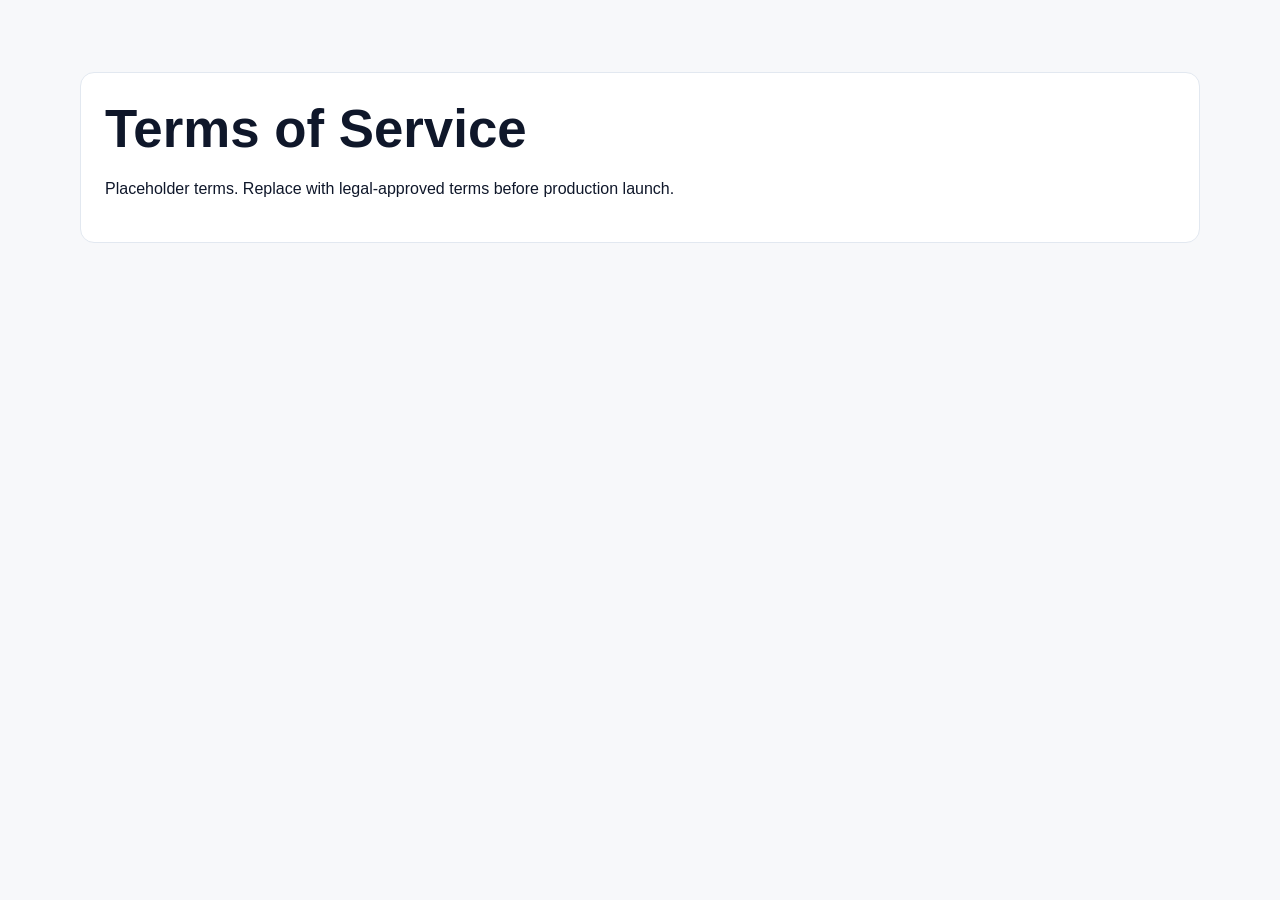
<file: terms.html>
<!doctype html><html><head><meta charset='utf-8'/><meta name='viewport' content='width=device-width,initial-scale=1'/><title>Terms | TradeSecurix</title><link rel='stylesheet' href='assets/styles.css'/></head><body><main><section><div class='container card'><h1>Terms of Service</h1><p>Placeholder terms. Replace with legal-approved terms before production launch.</p></div></section></main></body></html>
</file>
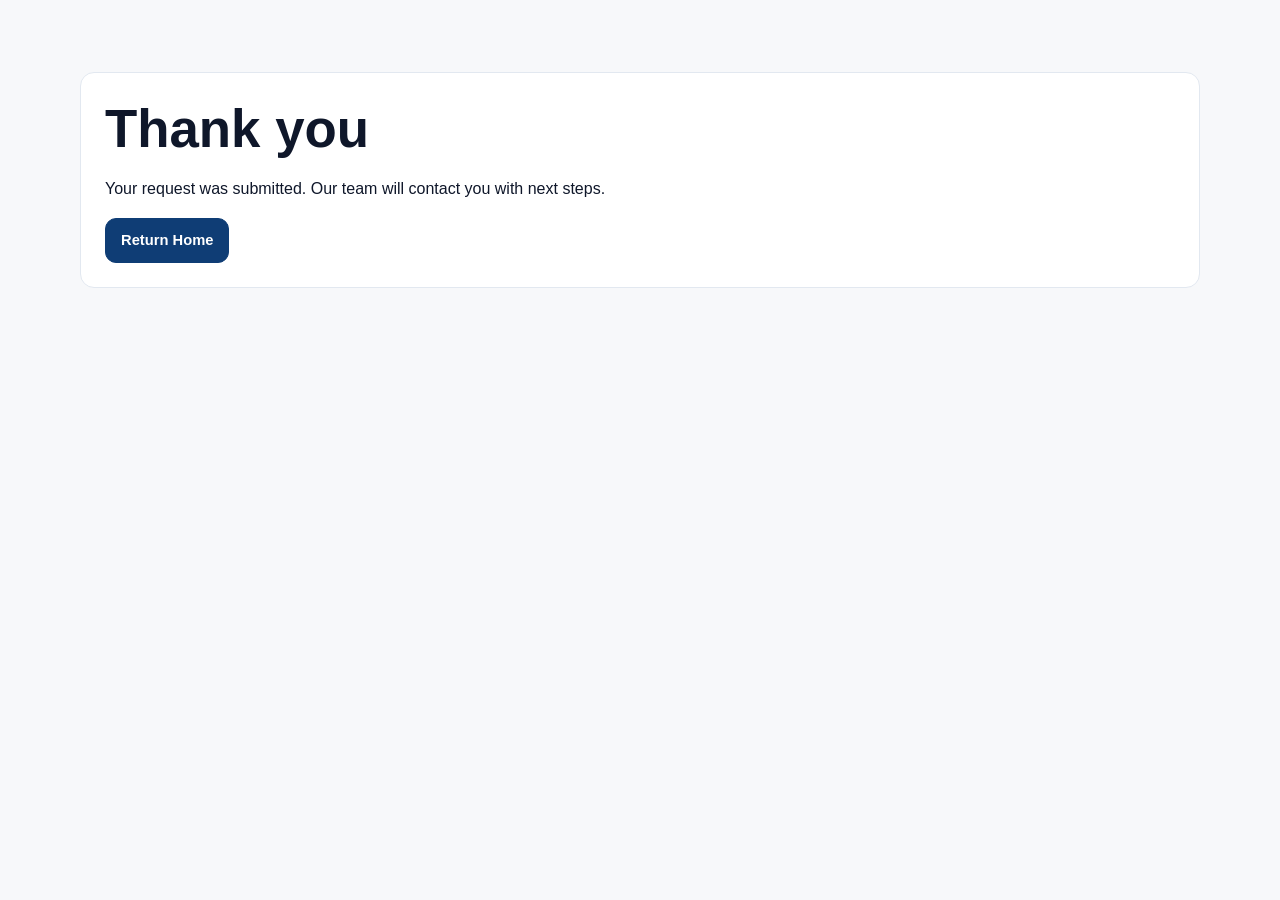
<file: thank-you.html>
<!doctype html><html><head><meta charset='utf-8'/><meta name='viewport' content='width=device-width,initial-scale=1'/><title>Thank You | TradeSecurix</title><link rel='stylesheet' href='assets/styles.css'/></head><body><main><section><div class='container card'><h1>Thank you</h1><p>Your request was submitted. Our team will contact you with next steps.</p><a class='btn primary' href='index.html'>Return Home</a></div></section></main></body></html>
</file>
<file: assets/styles.css>
:root {
  --bg: #f7f8fa;
  --surface: #ffffff;
  --ink: #0f172a;
  --muted: #475569;
  --line: #e2e8f0;
  --brand: #0f3d75;
  --brand-2: #1f6fb2;
  --accent: #0b6a4f;
  --radius: 14px;
  --container: 1120px;
}

* { box-sizing: border-box; }
body {
  margin: 0;
  font-family: Inter, "Segoe UI", Roboto, Arial, sans-serif;
  color: var(--ink);
  background: var(--bg);
  line-height: 1.6;
}

a { color: inherit; text-decoration: none; }
img { max-width: 100%; display: block; }

.container {
  width: min(var(--container), 92vw);
  margin: 0 auto;
}

header.site-header {
  position: sticky;
  top: 0;
  z-index: 20;
  background: rgba(247, 248, 250, 0.94);
  backdrop-filter: blur(10px);
  border-bottom: 1px solid var(--line);
}

.nav {
  display: flex;
  align-items: center;
  justify-content: space-between;
  padding: 14px 0;
  gap: 20px;
}

.brand {
  font-weight: 700;
  font-size: 1.15rem;
  color: var(--brand);
  letter-spacing: 0.1px;
}

.nav-links {
  display: flex;
  flex-wrap: wrap;
  gap: 16px;
  color: #1e293b;
  font-size: 0.95rem;
}

.cta-group {
  display: flex;
  gap: 10px;
  align-items: center;
}

.btn {
  border: 1px solid var(--line);
  padding: 10px 15px;
  border-radius: 11px;
  font-weight: 600;
  font-size: 0.92rem;
  display: inline-flex;
  align-items: center;
  justify-content: center;
}

.btn.primary {
  border-color: var(--brand);
  background: var(--brand);
  color: #fff;
}

.btn.secondary {
  background: #fff;
  color: var(--brand);
}

main section {
  padding: 72px 0;
}

.hero {
  padding: 84px 0 64px;
}

.hero-grid {
  display: grid;
  grid-template-columns: 1.15fr 1fr;
  gap: 42px;
  align-items: center;
}

.kicker {
  color: var(--brand-2);
  text-transform: uppercase;
  font-size: 0.75rem;
  letter-spacing: 1px;
  font-weight: 700;
}

h1, h2, h3 { line-height: 1.2; margin: 0 0 16px; }
h1 { font-size: clamp(2rem, 4.8vw, 3.3rem); }
h2 { font-size: clamp(1.6rem, 3.2vw, 2.3rem); }
h3 { font-size: 1.2rem; }

.lead {
  color: var(--muted);
  font-size: 1.06rem;
  max-width: 62ch;
}

.grid-3, .grid-2, .grid-4 {
  display: grid;
  gap: 18px;
}
.grid-2 { grid-template-columns: repeat(2, minmax(0, 1fr)); }
.grid-3 { grid-template-columns: repeat(3, minmax(0, 1fr)); }
.grid-4 { grid-template-columns: repeat(4, minmax(0, 1fr)); }

.card {
  background: var(--surface);
  border: 1px solid var(--line);
  border-radius: var(--radius);
  padding: 24px;
}

.visual {
  background: linear-gradient(165deg, #f8fbff 0%, #edf4ff 100%);
  border: 1px solid #dbe7f5;
  border-radius: 18px;
  padding: 24px;
}

.visual .mock {
  border: 1px solid #c6d7ef;
  border-radius: 12px;
  background: #fff;
  padding: 18px;
}

.metric {
  font-size: 0.82rem;
  color: #334155;
  border: 1px dashed #bfdbfe;
  padding: 10px;
  border-radius: 10px;
  margin-top: 10px;
}

.section-head { margin-bottom: 24px; }

.band {
  background: #eef3f9;
  border-top: 1px solid var(--line);
  border-bottom: 1px solid var(--line);
}

footer {
  background: #0b1220;
  color: #dbe3ef;
  padding: 52px 0 24px;
}

.footer-grid {
  display: grid;
  grid-template-columns: 1.3fr 2fr;
  gap: 24px;
  margin-bottom: 34px;
}

.footer-links {
  display: grid;
  grid-template-columns: repeat(3, minmax(0, 1fr));
  gap: 14px;
}

footer a { color: #dbe3ef; opacity: 0.92; }
.small { font-size: 0.9rem; color: #94a3b8; }

.page-hero {
  padding: 70px 0 40px;
}

.checklist {
  padding-left: 18px;
}

.checklist li { margin-bottom: 10px; }

.form {
  display: grid;
  gap: 12px;
}

input, select, textarea {
  width: 100%;
  border: 1px solid #cbd5e1;
  border-radius: 10px;
  padding: 10px 12px;
  font: inherit;
  background: #fff;
}

@media (max-width: 950px) {
  .hero-grid, .grid-4, .grid-3, .grid-2, .footer-grid, .footer-links {
    grid-template-columns: 1fr;
  }

  .nav { flex-direction: column; align-items: flex-start; }
  .cta-group { width: 100%; }
}
</file>
